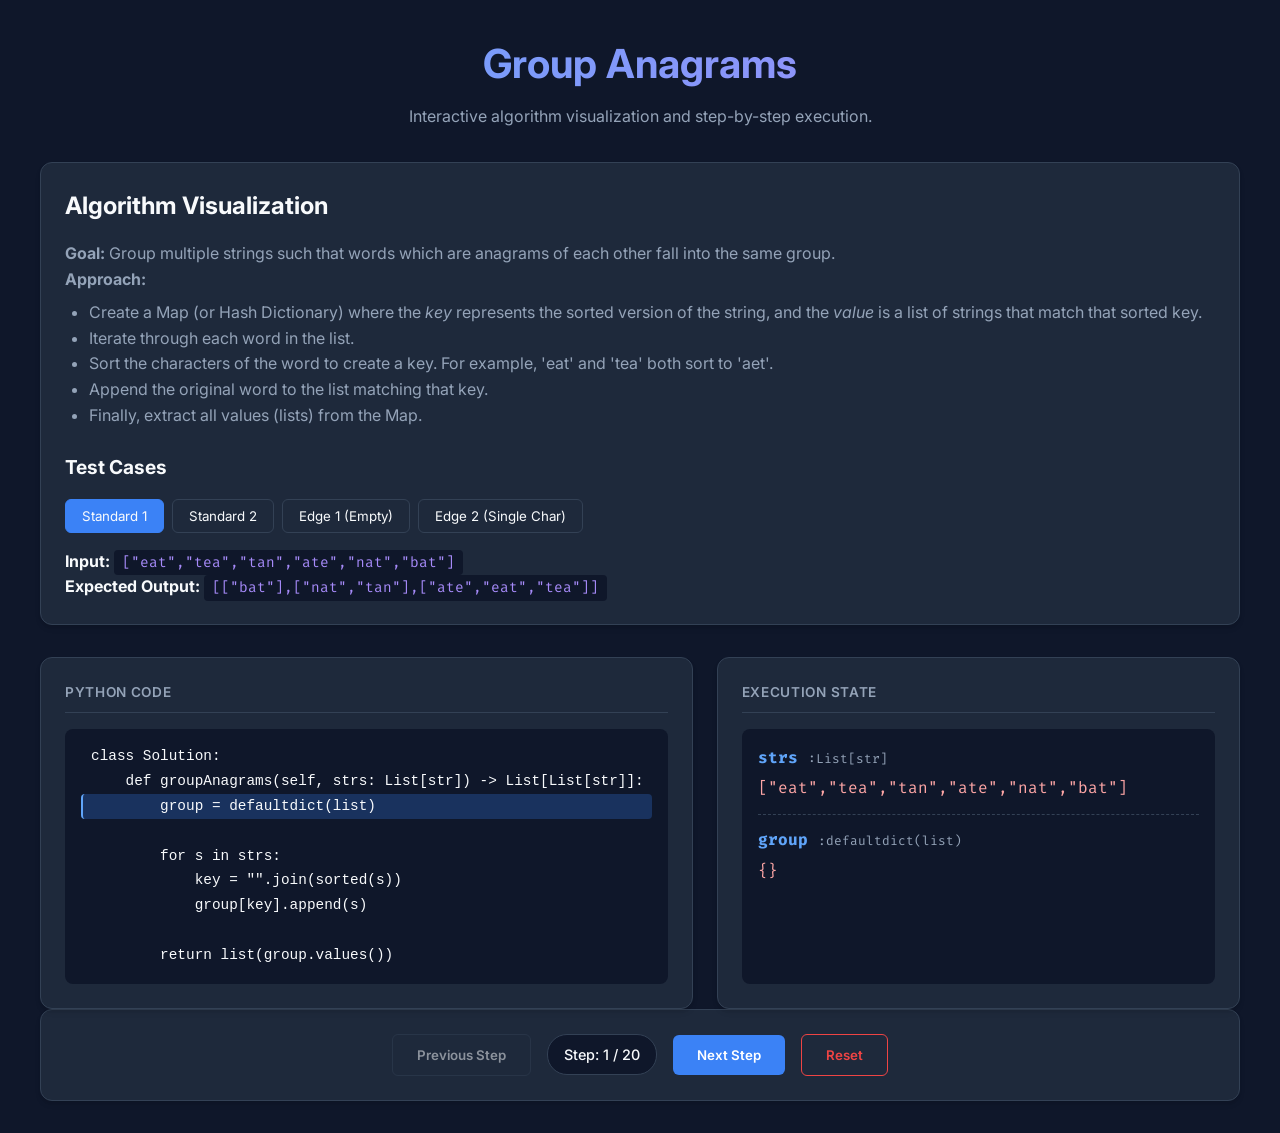
<file: Data Structures & Algorithms/anagram-groups/visualization/index.html>
<!DOCTYPE html>
<html lang="en">
<head>
    <meta charset="UTF-8">
    <meta name="viewport" content="width=device-width, initial-scale=1.0">
    <title>Group Anagrams Visualization</title>
    <link rel="stylesheet" href="styles.css">
    <link href="https://fonts.googleapis.com/css2?family=Inter:wght@400;500;600;700&family=Fira+Code:wght@400;500&display=swap" rel="stylesheet">
</head>
<body>
    <header>
        <h1>Group Anagrams</h1>
        <p>Interactive algorithm visualization and step-by-step execution.</p>
    </header>

    <main>
        <section class="card description-card">
            <h2>Algorithm Visualization</h2>
            <div class="english-desc">
                <p><strong>Goal:</strong> Group multiple strings such that words which are anagrams of each other fall into the same group.</p>
                <p><strong>Approach:</strong></p>
                <ul>
                    <li>Create a Map (or Hash Dictionary) where the <em>key</em> represents the sorted version of the string, and the <em>value</em> is a list of strings that match that sorted key.</li>
                    <li>Iterate through each word in the list.</li>
                    <li>Sort the characters of the word to create a key. For example, 'eat' and 'tea' both sort to 'aet'.</li>
                    <li>Append the original word to the list matching that key.</li>
                    <li>Finally, extract all values (lists) from the Map.</li>
                </ul>
            </div>
            
            <div class="test-cases">
                <h3>Test Cases</h3>
                <div class="cases-selector" id="case-selector">
                    <button class="case-btn active" data-case="0">Standard 1</button>
                    <button class="case-btn" data-case="1">Standard 2</button>
                    <button class="case-btn" data-case="2">Edge 1 (Empty)</button>
                    <button class="case-btn" data-case="3">Edge 2 (Single Char)</button>
                </div>
                <div class="case-info">
                    <p><strong>Input:</strong> <code id="case-input"></code></p>
                    <p><strong>Expected Output:</strong> <code id="case-output"></code></p>
                </div>
            </div>
        </section>

        <section class="visualizer-section">
            <div class="panels-container">
                <div class="card code-panel">
                    <div class="panel-header">Python Code</div>
                    <pre><code id="code-block" class="language-python">
class Solution:
    def groupAnagrams(self, strs: List[str]) -> List[List[str]]:
        group = defaultdict(list)

        for s in strs:
            key = "".join(sorted(s))
            group[key].append(s)

        return list(group.values())
                    </code></pre>
                </div>
                
                <div class="card state-panel">
                    <div class="panel-header">Execution State</div>
                    <div id="state-vars" class="state-vars">
                        <!-- Dynamic State Injected Here -->
                    </div>
                </div>
            </div>
            
            <div class="controls card">
                <button id="btn-prev" class="control-btn secondary" disabled>Previous Step</button>
                <span id="step-counter" class="step-counter">Step: 0 / 0</span>
                <button id="btn-next" class="control-btn primary">Next Step</button>
                <button id="btn-reset" class="control-btn danger">Reset</button>
            </div>
        </section>
    </main>

    <script src="script.js"></script>
</body>
</html>
</file>
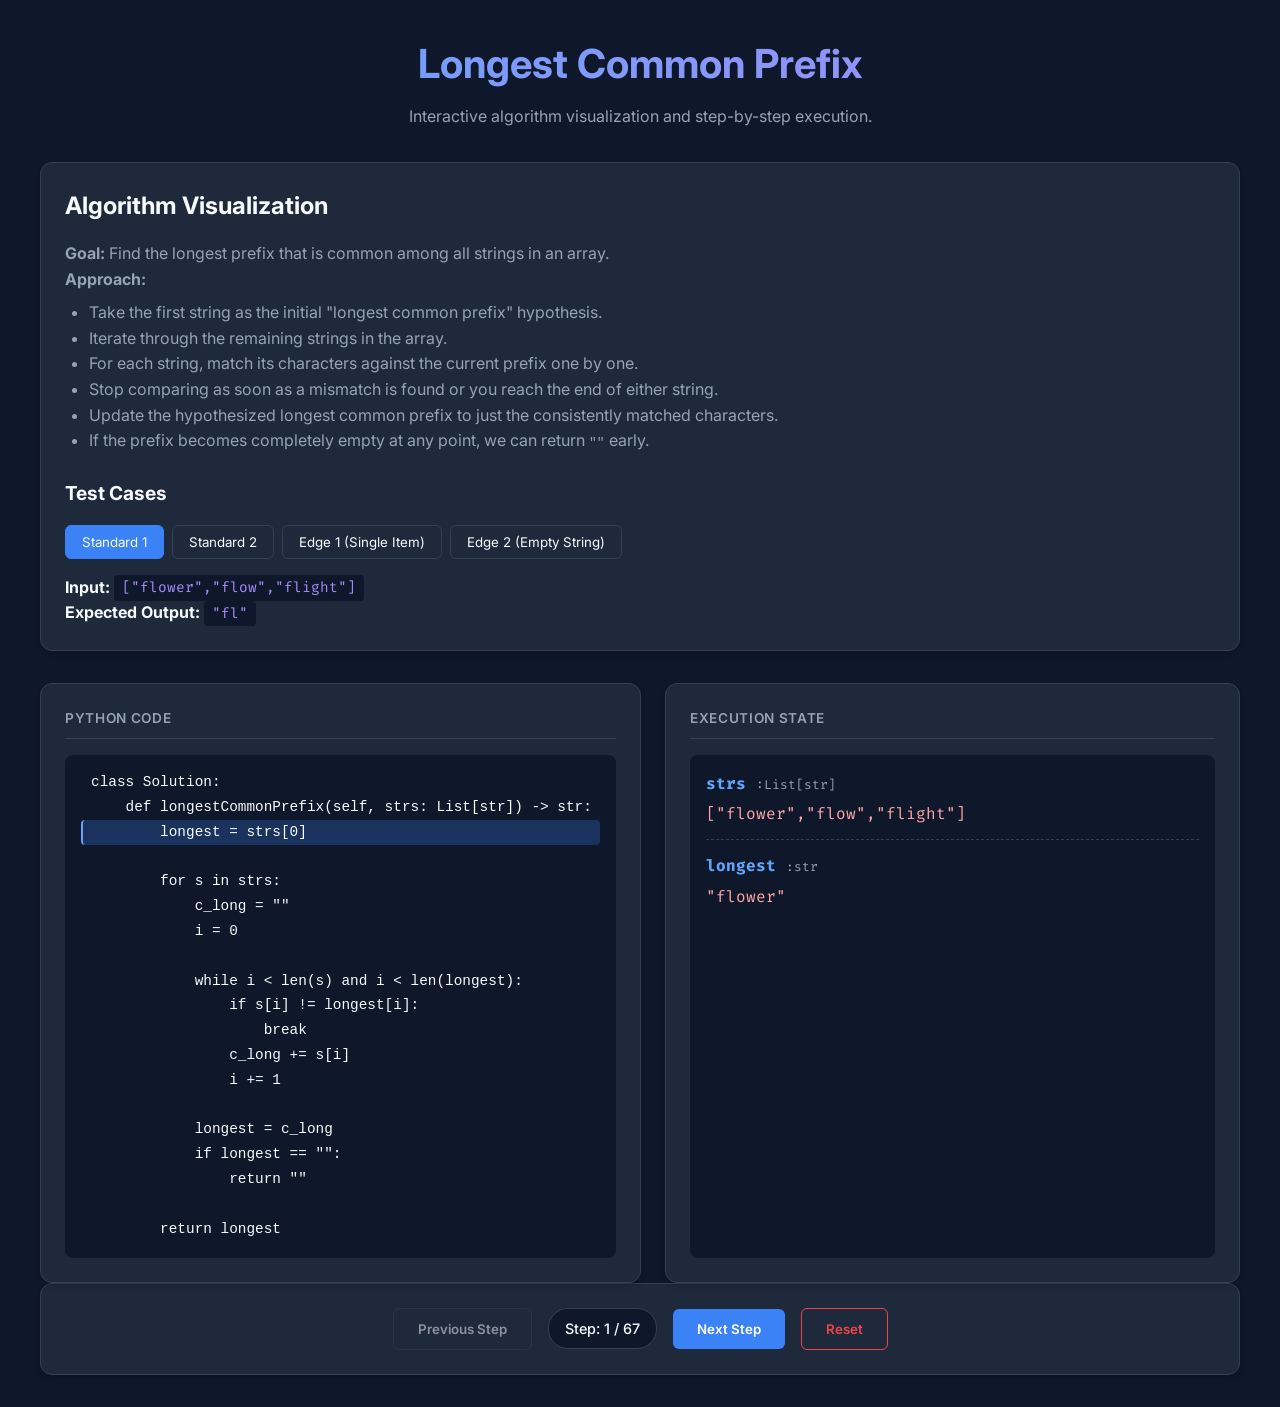
<file: Data Structures & Algorithms/longest-common-prefix/visualization/index.html>
<!DOCTYPE html>
<html lang="en">
<head>
    <meta charset="UTF-8">
    <meta name="viewport" content="width=device-width, initial-scale=1.0">
    <title>Longest Common Prefix Visualization</title>
    <link rel="stylesheet" href="styles.css">
    <link href="https://fonts.googleapis.com/css2?family=Inter:wght@400;500;600;700&family=Fira+Code:wght@400;500&display=swap" rel="stylesheet">
</head>
<body>
    <header>
        <h1>Longest Common Prefix</h1>
        <p>Interactive algorithm visualization and step-by-step execution.</p>
    </header>

    <main>
        <section class="card description-card">
            <h2>Algorithm Visualization</h2>
            <div class="english-desc">
                <p><strong>Goal:</strong> Find the longest prefix that is common among all strings in an array.</p>
                <p><strong>Approach:</strong></p>
                <ul>
                    <li>Take the first string as the initial "longest common prefix" hypothesis.</li>
                    <li>Iterate through the remaining strings in the array.</li>
                    <li>For each string, match its characters against the current prefix one by one.</li>
                    <li>Stop comparing as soon as a mismatch is found or you reach the end of either string.</li>
                    <li>Update the hypothesized longest common prefix to just the consistently matched characters.</li>
                    <li>If the prefix becomes completely empty at any point, we can return <code>""</code> early.</li>
                </ul>
            </div>
            
            <div class="test-cases">
                <h3>Test Cases</h3>
                <div class="cases-selector" id="case-selector">
                    <button class="case-btn active" data-case="0">Standard 1</button>
                    <button class="case-btn" data-case="1">Standard 2</button>
                    <button class="case-btn" data-case="2">Edge 1 (Single Item)</button>
                    <button class="case-btn" data-case="3">Edge 2 (Empty String)</button>
                </div>
                <div class="case-info">
                    <p><strong>Input:</strong> <code id="case-input"></code></p>
                    <p><strong>Expected Output:</strong> <code id="case-output"></code></p>
                </div>
            </div>
        </section>

        <section class="visualizer-section">
            <div class="panels-container">
                <div class="card code-panel">
                    <div class="panel-header">Python Code</div>
                    <pre><code id="code-block" class="language-python">
class Solution:
    def longestCommonPrefix(self, strs: List[str]) -> str:
        longest = strs[0]

        for s in strs:
            c_long = ""
            i = 0

            while i < len(s) and i < len(longest):
                if s[i] != longest[i]:
                    break
                c_long += s[i]
                i += 1
            
            longest = c_long
            if longest == "":
                return ""

        return longest</code></pre>
                </div>
                
                <div class="card state-panel">
                    <div class="panel-header">Execution State</div>
                    <div id="state-vars" class="state-vars">
                        <!-- Dynamic State Injected Here -->
                    </div>
                </div>
            </div>
            
            <div class="controls card">
                <button id="btn-prev" class="control-btn secondary" disabled>Previous Step</button>
                <span id="step-counter" class="step-counter">Step: 1 / X</span>
                <button id="btn-next" class="control-btn primary">Next Step</button>
                <button id="btn-reset" class="control-btn danger">Reset</button>
            </div>
        </section>
    </main>

    <script src="script.js"></script>
</body>
</html>
</file>
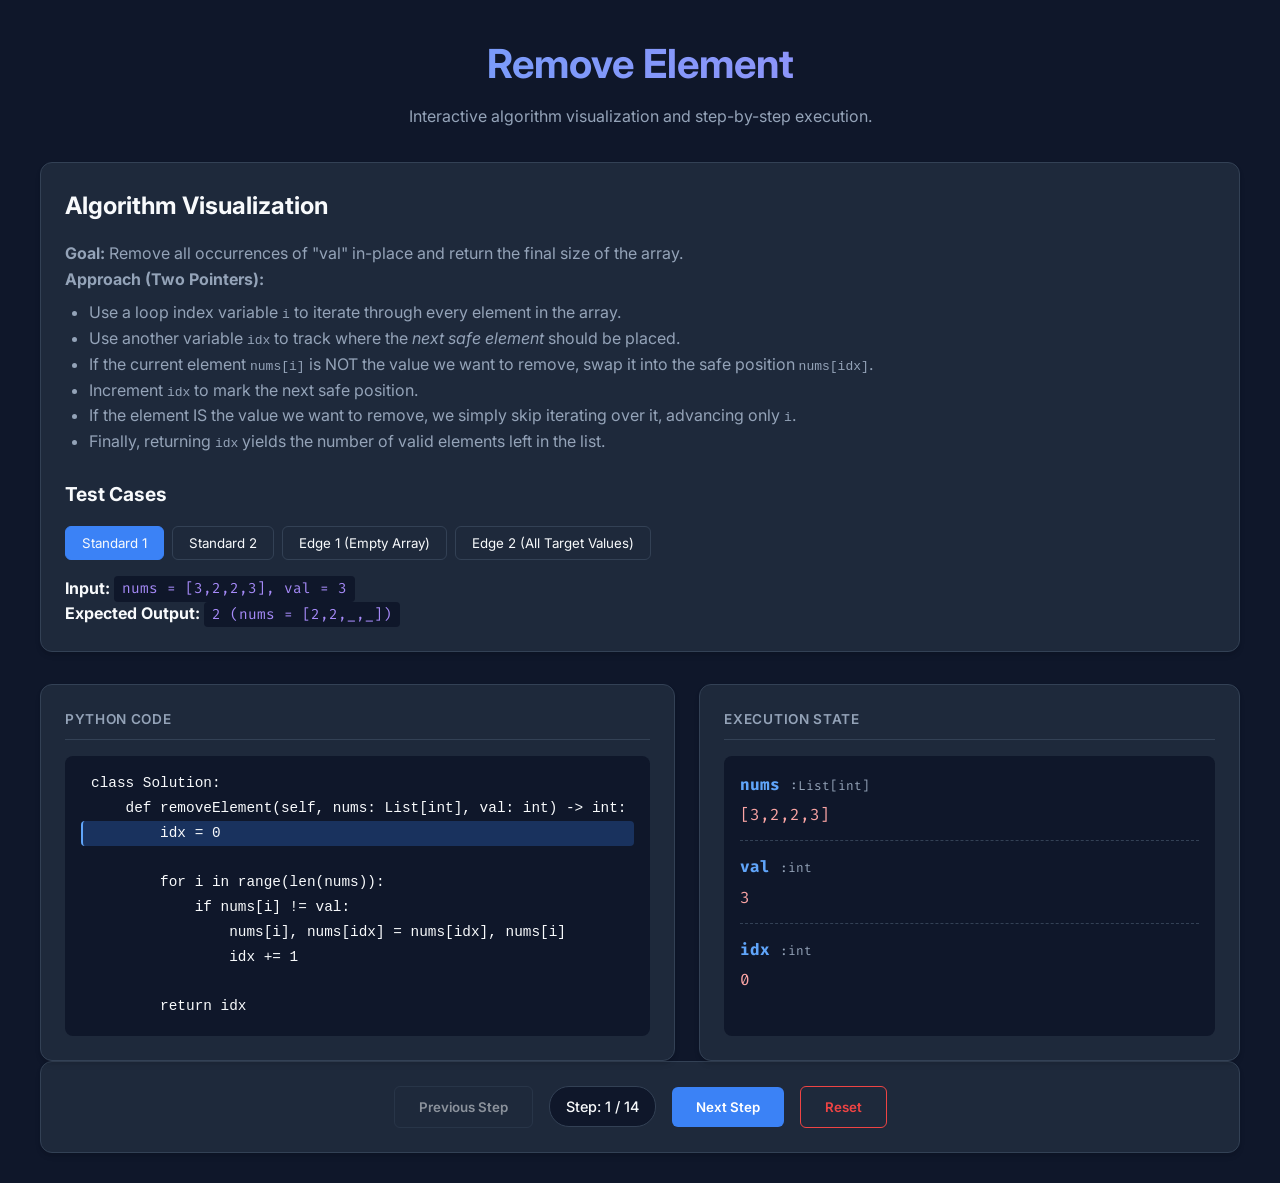
<file: Data Structures & Algorithms/remove-element/visualization/index.html>
<!DOCTYPE html>
<html lang="en">
<head>
    <meta charset="UTF-8">
    <meta name="viewport" content="width=device-width, initial-scale=1.0">
    <title>Remove Element Visualization</title>
    <link rel="stylesheet" href="styles.css">
    <link href="https://fonts.googleapis.com/css2?family=Inter:wght@400;500;600;700&family=Fira+Code:wght@400;500&display=swap" rel="stylesheet">
</head>
<body>
    <header>
        <h1>Remove Element</h1>
        <p>Interactive algorithm visualization and step-by-step execution.</p>
    </header>

    <main>
        <section class="card description-card">
            <h2>Algorithm Visualization</h2>
            <div class="english-desc">
                <p><strong>Goal:</strong> Remove all occurrences of "val" in-place and return the final size of the array.</p>
                <p><strong>Approach (Two Pointers):</strong></p>
                <ul>
                    <li>Use a loop index variable <code>i</code> to iterate through every element in the array.</li>
                    <li>Use another variable <code>idx</code> to track where the <em>next safe element</em> should be placed.</li>
                    <li>If the current element <code>nums[i]</code> is NOT the value we want to remove, swap it into the safe position <code>nums[idx]</code>.</li>
                    <li>Increment <code>idx</code> to mark the next safe position.</li>
                    <li>If the element IS the value we want to remove, we simply skip iterating over it, advancing only <code>i</code>.</li>
                    <li>Finally, returning <code>idx</code> yields the number of valid elements left in the list.</li>
                </ul>
            </div>
            
            <div class="test-cases">
                <h3>Test Cases</h3>
                <div class="cases-selector" id="case-selector">
                    <button class="case-btn active" data-case="0">Standard 1</button>
                    <button class="case-btn" data-case="1">Standard 2</button>
                    <button class="case-btn" data-case="2">Edge 1 (Empty Array)</button>
                    <button class="case-btn" data-case="3">Edge 2 (All Target Values)</button>
                </div>
                <div class="case-info">
                    <p><strong>Input:</strong> <code id="case-input"></code></p>
                    <p><strong>Expected Output:</strong> <code id="case-output"></code></p>
                </div>
            </div>
        </section>

        <section class="visualizer-section">
            <div class="panels-container">
                <div class="card code-panel">
                    <div class="panel-header">Python Code</div>
                    <pre><code id="code-block" class="language-python">
class Solution:
    def removeElement(self, nums: List[int], val: int) -> int:
        idx = 0

        for i in range(len(nums)):
            if nums[i] != val:
                nums[i], nums[idx] = nums[idx], nums[i]
                idx += 1

        return idx</code></pre>
                </div>
                
                <div class="card state-panel">
                    <div class="panel-header">Execution State</div>
                    <div id="state-vars" class="state-vars">
                        <!-- Dynamic State Injected Here -->
                    </div>
                </div>
            </div>
            
            <div class="controls card">
                <button id="btn-prev" class="control-btn secondary" disabled>Previous Step</button>
                <span id="step-counter" class="step-counter">Step: 1 / X</span>
                <button id="btn-next" class="control-btn primary">Next Step</button>
                <button id="btn-reset" class="control-btn danger">Reset</button>
            </div>
        </section>
    </main>

    <script src="script.js"></script>
</body>
</html>
</file>
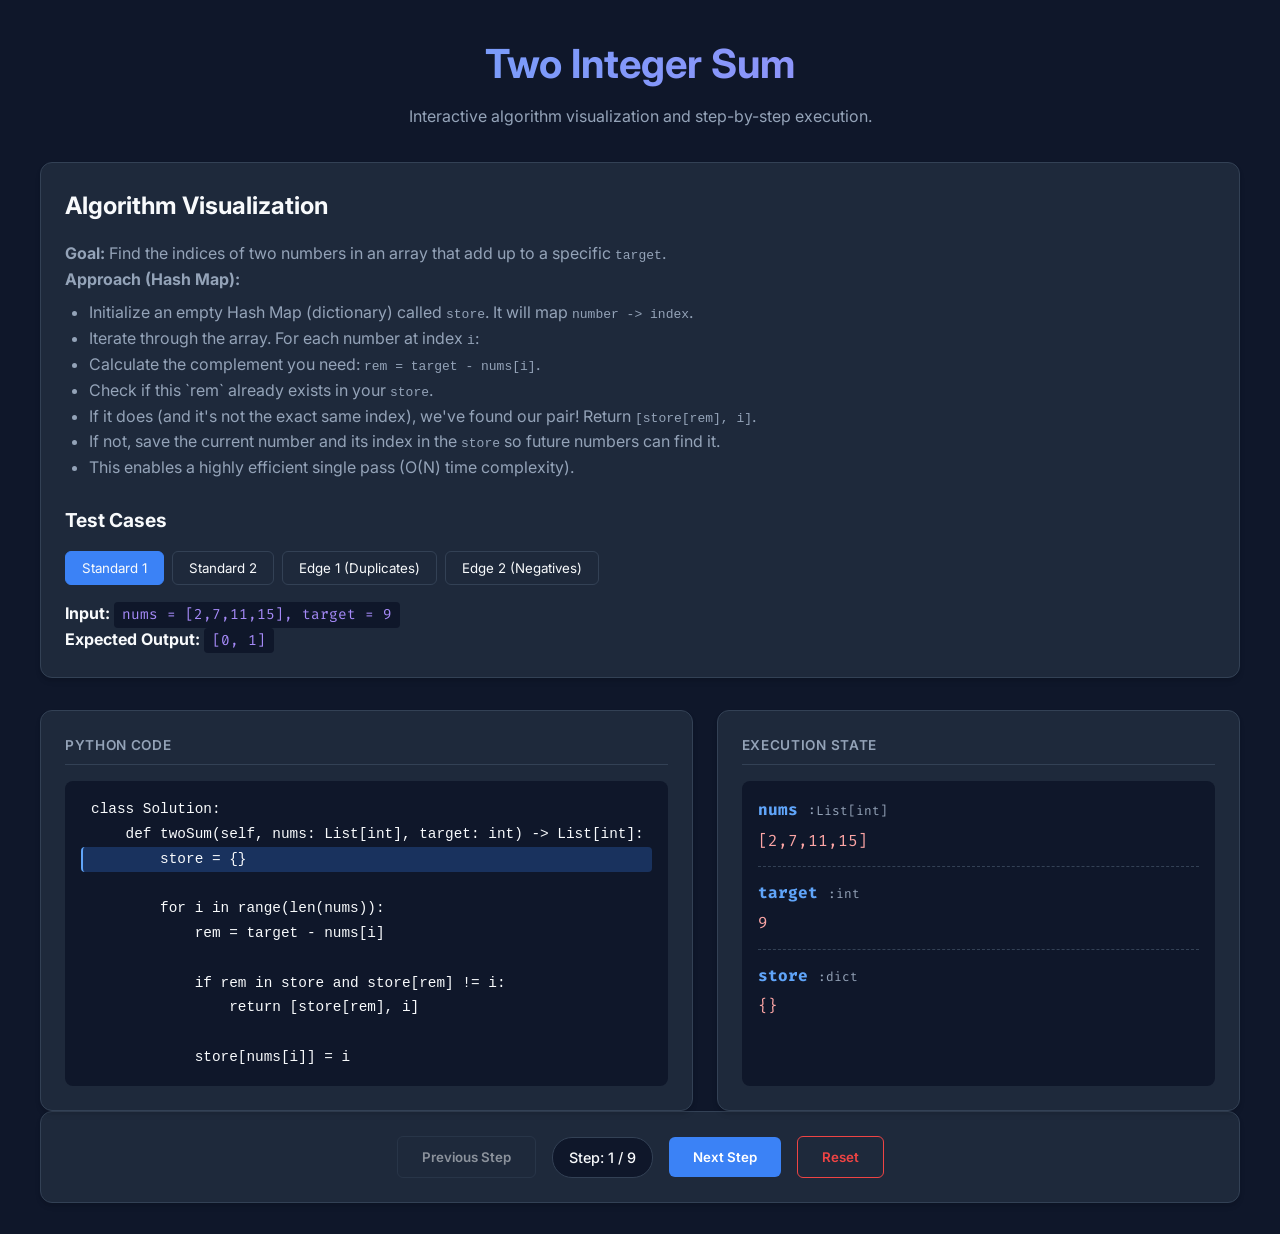
<file: Data Structures & Algorithms/two-integer-sum/visualization/index.html>
<!DOCTYPE html>
<html lang="en">
<head>
    <meta charset="UTF-8">
    <meta name="viewport" content="width=device-width, initial-scale=1.0">
    <title>Two Integer Sum Visualization</title>
    <link rel="stylesheet" href="styles.css">
    <link href="https://fonts.googleapis.com/css2?family=Inter:wght@400;500;600;700&family=Fira+Code:wght@400;500&display=swap" rel="stylesheet">
</head>
<body>
    <header>
        <h1>Two Integer Sum</h1>
        <p>Interactive algorithm visualization and step-by-step execution.</p>
    </header>

    <main>
        <section class="card description-card">
            <h2>Algorithm Visualization</h2>
            <div class="english-desc">
                <p><strong>Goal:</strong> Find the indices of two numbers in an array that add up to a specific <code>target</code>.</p>
                <p><strong>Approach (Hash Map):</strong></p>
                <ul>
                    <li>Initialize an empty Hash Map (dictionary) called <code>store</code>. It will map <code>number -> index</code>.</li>
                    <li>Iterate through the array. For each number at index <code>i</code>:</li>
                    <li>Calculate the complement you need: <code>rem = target - nums[i]</code>.</li>
                    <li>Check if this `rem` already exists in your <code>store</code>.</li>
                    <li>If it does (and it's not the exact same index), we've found our pair! Return <code>[store[rem], i]</code>.</li>
                    <li>If not, save the current number and its index in the <code>store</code> so future numbers can find it.</li>
                    <li>This enables a highly efficient single pass (O(N) time complexity).</li>
                </ul>
            </div>
            
            <div class="test-cases">
                <h3>Test Cases</h3>
                <div class="cases-selector" id="case-selector">
                    <button class="case-btn active" data-case="0">Standard 1</button>
                    <button class="case-btn" data-case="1">Standard 2</button>
                    <button class="case-btn" data-case="2">Edge 1 (Duplicates)</button>
                    <button class="case-btn" data-case="3">Edge 2 (Negatives)</button>
                </div>
                <div class="case-info">
                    <p><strong>Input:</strong> <code id="case-input"></code></p>
                    <p><strong>Expected Output:</strong> <code id="case-output"></code></p>
                </div>
            </div>
        </section>

        <section class="visualizer-section">
            <div class="panels-container">
                <div class="card code-panel">
                    <div class="panel-header">Python Code</div>
                    <pre><code id="code-block" class="language-python">
class Solution:
    def twoSum(self, nums: List[int], target: int) -> List[int]:
        store = {}

        for i in range(len(nums)):
            rem = target - nums[i]

            if rem in store and store[rem] != i:
                return [store[rem], i]

            store[nums[i]] = i</code></pre>
                </div>
                
                <div class="card state-panel">
                    <div class="panel-header">Execution State</div>
                    <div id="state-vars" class="state-vars">
                        <!-- Dynamic State Injected Here -->
                    </div>
                </div>
            </div>
            
            <div class="controls card">
                <button id="btn-prev" class="control-btn secondary" disabled>Previous Step</button>
                <span id="step-counter" class="step-counter">Step: 1 / X</span>
                <button id="btn-next" class="control-btn primary">Next Step</button>
                <button id="btn-reset" class="control-btn danger">Reset</button>
            </div>
        </section>
    </main>

    <script src="script.js"></script>
</body>
</html>
</file>
<file: Data Structures & Algorithms/anagram-groups/visualization/styles.css>
:root {
    --bg-color: #0f172a;
    --card-bg: #1e293b;
    --text-main: #f8fafc;
    --text-muted: #94a3b8;
    --primary: #3b82f6;
    --primary-hover: #2563eb;
    --danger: #ef4444;
    --danger-hover: #dc2828;
    --success: #10b981;
    --border-color: #334155;
    --highlight-bg: #3b82f640;
    --highlight-border: #60a5fa;
    --code-font: 'Fira Code', monospace;
    --ui-font: 'Inter', sans-serif;
}

* {
    box-sizing: border-box;
    margin: 0;
    padding: 0;
}

body {
    background-color: var(--bg-color);
    color: var(--text-main);
    font-family: var(--ui-font);
    line-height: 1.6;
    padding: 2rem;
}

header {
    text-align: center;
    margin-bottom: 2rem;
}

header h1 {
    font-size: 2.5rem;
    font-weight: 700;
    background: linear-gradient(to right, #60a5fa, #a78bfa);
    -webkit-background-clip: text;
    background-clip: text;
    color: transparent;
    margin-bottom: 0.5rem;
}

header p {
    color: var(--text-muted);
}

main {
    max-width: 1200px;
    margin: 0 auto;
    display: flex;
    flex-direction: column;
    gap: 2rem;
}

.card {
    background: var(--card-bg);
    border: 1px solid var(--border-color);
    border-radius: 12px;
    padding: 1.5rem;
    box-shadow: 0 4px 6px -1px rgba(0, 0, 0, 0.1), 0 2px 4px -1px rgba(0, 0, 0, 0.06);
}

.english-desc {
    margin-top: 1rem;
    margin-bottom: 1.5rem;
    color: var(--text-muted);
}

.english-desc ul {
    margin-left: 1.5rem;
    margin-top: 0.5rem;
}

.test-cases h3 {
    margin-bottom: 1rem;
    font-size: 1.2rem;
}

.cases-selector {
    display: flex;
    gap: 0.5rem;
    margin-bottom: 1rem;
    flex-wrap: wrap;
}

.case-btn {
    background: transparent;
    border: 1px solid var(--border-color);
    color: var(--text-main);
    padding: 0.5rem 1rem;
    border-radius: 6px;
    cursor: pointer;
    font-family: inherit;
    transition: all 0.2s;
}

.case-btn:hover {
    background: rgba(255, 255, 255, 0.05);
}

.case-btn.active {
    background: var(--primary);
    border-color: var(--primary);
}

.case-info code {
    background: #0f172a;
    padding: 0.2rem 0.5rem;
    border-radius: 4px;
    font-family: var(--code-font);
    font-size: 0.9em;
    color: #a78bfa;
}

.panels-container {
    display: flex;
    gap: 1.5rem;
    align-items: stretch;
}

@media (max-width: 800px) {
    .panels-container {
        flex-direction: column;
    }
}

.code-panel, .state-panel {
    flex: 1;
    display: flex;
    flex-direction: column;
}

.panel-header {
    font-weight: 600;
    margin-bottom: 1rem;
    padding-bottom: 0.5rem;
    border-bottom: 1px solid var(--border-color);
    color: #94a3b8;
    text-transform: uppercase;
    font-size: 0.85rem;
    letter-spacing: 0.05em;
}

pre {
    background: #0f172a;
    padding: 1rem;
    border-radius: 8px;
    overflow-x: auto;
    font-family: var(--code-font);
    font-size: 0.9rem;
    line-height: 1.5;
    position: relative;
}

.code-line {
    display: block;
    padding: 0.1rem 0.5rem;
    border-radius: 4px;
    border-left: 2px solid transparent;
    transition: background 0.2s, border-left-color 0.2s;
}

.code-line.active {
    background: var(--highlight-bg);
    border-left-color: var(--highlight-border);
}

.state-vars {
    font-family: var(--code-font);
    background: #0f172a;
    padding: 1rem;
    border-radius: 8px;
    flex-grow: 1;
    overflow-y: auto;
    min-height: 200px;
}

.var-item {
    margin-bottom: 0.8rem;
    padding-bottom: 0.8rem;
    border-bottom: 1px dashed var(--border-color);
}

.var-item:last-child {
    border-bottom: none;
    margin-bottom: 0;
    padding-bottom: 0;
}

.var-name {
    color: #60a5fa;
    font-weight: bold;
}

.var-type {
    color: var(--text-muted);
    font-size: 0.8rem;
}

.var-val {
    margin-top: 0.3rem;
    color: #fca5a5;
    word-break: break-all;
}

.controls {
    display: flex;
    justify-content: center;
    align-items: center;
    gap: 1rem;
    margin-top: 0 !important; /* Overriding gap from main */
}

.control-btn {
    padding: 0.75rem 1.5rem;
    border: none;
    border-radius: 6px;
    font-weight: 600;
    cursor: pointer;
    font-family: inherit;
    transition: background 0.2s, transform 0.1s;
}

.control-btn:active:not(:disabled) {
    transform: scale(0.98);
}

.control-btn:disabled {
    opacity: 0.5;
    cursor: not-allowed;
}

.control-btn.primary {
    background: var(--primary);
    color: white;
}

.control-btn.primary:hover:not(:disabled) {
    background: var(--primary-hover);
}

.control-btn.secondary {
    background: transparent;
    border: 1px solid var(--border-color);
    color: var(--text-main);
}

.control-btn.secondary:hover:not(:disabled) {
    background: rgba(255, 255, 255, 0.05);
}

.control-btn.danger {
    background: transparent;
    color: var(--danger);
    border: 1px solid var(--danger);
}

.control-btn.danger:hover:not(:disabled) {
    background: var(--danger);
    color: white;
}

.step-counter {
    background: #0f172a;
    padding: 0.5rem 1rem;
    border-radius: 20px;
    font-size: 0.9rem;
    font-weight: 500;
    border: 1px solid var(--border-color);
}
</file>
<file: Data Structures & Algorithms/longest-common-prefix/visualization/styles.css>
:root {
    --bg-color: #0f172a;
    --card-bg: #1e293b;
    --text-main: #f8fafc;
    --text-muted: #94a3b8;
    --primary: #3b82f6;
    --primary-hover: #2563eb;
    --danger: #ef4444;
    --danger-hover: #dc2828;
    --success: #10b981;
    --border-color: #334155;
    --highlight-bg: #3b82f640;
    --highlight-border: #60a5fa;
    --code-font: 'Fira Code', monospace;
    --ui-font: 'Inter', sans-serif;
}

* {
    box-sizing: border-box;
    margin: 0;
    padding: 0;
}

body {
    background-color: var(--bg-color);
    color: var(--text-main);
    font-family: var(--ui-font);
    line-height: 1.6;
    padding: 2rem;
}

header {
    text-align: center;
    margin-bottom: 2rem;
}

header h1 {
    font-size: 2.5rem;
    font-weight: 700;
    background: linear-gradient(to right, #60a5fa, #a78bfa);
    -webkit-background-clip: text;
    background-clip: text;
    color: transparent;
    margin-bottom: 0.5rem;
}

header p {
    color: var(--text-muted);
}

main {
    max-width: 1200px;
    margin: 0 auto;
    display: flex;
    flex-direction: column;
    gap: 2rem;
}

.card {
    background: var(--card-bg);
    border: 1px solid var(--border-color);
    border-radius: 12px;
    padding: 1.5rem;
    box-shadow: 0 4px 6px -1px rgba(0, 0, 0, 0.1), 0 2px 4px -1px rgba(0, 0, 0, 0.06);
}

.english-desc {
    margin-top: 1rem;
    margin-bottom: 1.5rem;
    color: var(--text-muted);
}

.english-desc ul {
    margin-left: 1.5rem;
    margin-top: 0.5rem;
}

.test-cases h3 {
    margin-bottom: 1rem;
    font-size: 1.2rem;
}

.cases-selector {
    display: flex;
    gap: 0.5rem;
    margin-bottom: 1rem;
    flex-wrap: wrap;
}

.case-btn {
    background: transparent;
    border: 1px solid var(--border-color);
    color: var(--text-main);
    padding: 0.5rem 1rem;
    border-radius: 6px;
    cursor: pointer;
    font-family: inherit;
    transition: all 0.2s;
}

.case-btn:hover {
    background: rgba(255, 255, 255, 0.05);
}

.case-btn.active {
    background: var(--primary);
    border-color: var(--primary);
}

.case-info code {
    background: #0f172a;
    padding: 0.2rem 0.5rem;
    border-radius: 4px;
    font-family: var(--code-font);
    font-size: 0.9em;
    color: #a78bfa;
}

.panels-container {
    display: flex;
    gap: 1.5rem;
    align-items: stretch;
}

@media (max-width: 800px) {
    .panels-container {
        flex-direction: column;
    }
}

.code-panel, .state-panel {
    flex: 1;
    display: flex;
    flex-direction: column;
}

.panel-header {
    font-weight: 600;
    margin-bottom: 1rem;
    padding-bottom: 0.5rem;
    border-bottom: 1px solid var(--border-color);
    color: #94a3b8;
    text-transform: uppercase;
    font-size: 0.85rem;
    letter-spacing: 0.05em;
}

pre {
    background: #0f172a;
    padding: 1rem;
    border-radius: 8px;
    overflow-x: auto;
    font-family: var(--code-font);
    font-size: 0.9rem;
    line-height: 1.5;
    position: relative;
}

.code-line {
    display: block;
    padding: 0.1rem 0.5rem;
    border-radius: 4px;
    border-left: 2px solid transparent;
    transition: background 0.2s, border-left-color 0.2s;
}

.code-line.active {
    background: var(--highlight-bg);
    border-left-color: var(--highlight-border);
}

.state-vars {
    font-family: var(--code-font);
    background: #0f172a;
    padding: 1rem;
    border-radius: 8px;
    flex-grow: 1;
    overflow-y: auto;
    min-height: 200px;
}

.var-item {
    margin-bottom: 0.8rem;
    padding-bottom: 0.8rem;
    border-bottom: 1px dashed var(--border-color);
}

.var-item:last-child {
    border-bottom: none;
    margin-bottom: 0;
    padding-bottom: 0;
}

.var-name {
    color: #60a5fa;
    font-weight: bold;
}

.var-type {
    color: var(--text-muted);
    font-size: 0.8rem;
}

.var-val {
    margin-top: 0.3rem;
    color: #fca5a5;
    word-break: break-all;
}

.controls {
    display: flex;
    justify-content: center;
    align-items: center;
    gap: 1rem;
    margin-top: 0 !important;
}

.control-btn {
    padding: 0.75rem 1.5rem;
    border: none;
    border-radius: 6px;
    font-weight: 600;
    cursor: pointer;
    font-family: inherit;
    transition: background 0.2s, transform 0.1s;
}

.control-btn:active:not(:disabled) {
    transform: scale(0.98);
}

.control-btn:disabled {
    opacity: 0.5;
    cursor: not-allowed;
}

.control-btn.primary {
    background: var(--primary);
    color: white;
}

.control-btn.primary:hover:not(:disabled) {
    background: var(--primary-hover);
}

.control-btn.secondary {
    background: transparent;
    border: 1px solid var(--border-color);
    color: var(--text-main);
}

.control-btn.secondary:hover:not(:disabled) {
    background: rgba(255, 255, 255, 0.05);
}

.control-btn.danger {
    background: transparent;
    color: var(--danger);
    border: 1px solid var(--danger);
}

.control-btn.danger:hover:not(:disabled) {
    background: var(--danger);
    color: white;
}

.step-counter {
    background: #0f172a;
    padding: 0.5rem 1rem;
    border-radius: 20px;
    font-size: 0.9rem;
    font-weight: 500;
    border: 1px solid var(--border-color);
}
</file>
<file: Data Structures & Algorithms/remove-element/visualization/styles.css>
:root {
    --bg-color: #0f172a;
    --card-bg: #1e293b;
    --text-main: #f8fafc;
    --text-muted: #94a3b8;
    --primary: #3b82f6;
    --primary-hover: #2563eb;
    --danger: #ef4444;
    --danger-hover: #dc2828;
    --success: #10b981;
    --border-color: #334155;
    --highlight-bg: #3b82f640;
    --highlight-border: #60a5fa;
    --code-font: 'Fira Code', monospace;
    --ui-font: 'Inter', sans-serif;
}

* {
    box-sizing: border-box;
    margin: 0;
    padding: 0;
}

body {
    background-color: var(--bg-color);
    color: var(--text-main);
    font-family: var(--ui-font);
    line-height: 1.6;
    padding: 2rem;
}

header {
    text-align: center;
    margin-bottom: 2rem;
}

header h1 {
    font-size: 2.5rem;
    font-weight: 700;
    background: linear-gradient(to right, #60a5fa, #a78bfa);
    -webkit-background-clip: text;
    background-clip: text;
    color: transparent;
    margin-bottom: 0.5rem;
}

header p {
    color: var(--text-muted);
}

main {
    max-width: 1200px;
    margin: 0 auto;
    display: flex;
    flex-direction: column;
    gap: 2rem;
}

.card {
    background: var(--card-bg);
    border: 1px solid var(--border-color);
    border-radius: 12px;
    padding: 1.5rem;
    box-shadow: 0 4px 6px -1px rgba(0, 0, 0, 0.1), 0 2px 4px -1px rgba(0, 0, 0, 0.06);
}

.english-desc {
    margin-top: 1rem;
    margin-bottom: 1.5rem;
    color: var(--text-muted);
}

.english-desc ul {
    margin-left: 1.5rem;
    margin-top: 0.5rem;
}

.test-cases h3 {
    margin-bottom: 1rem;
    font-size: 1.2rem;
}

.cases-selector {
    display: flex;
    gap: 0.5rem;
    margin-bottom: 1rem;
    flex-wrap: wrap;
}

.case-btn {
    background: transparent;
    border: 1px solid var(--border-color);
    color: var(--text-main);
    padding: 0.5rem 1rem;
    border-radius: 6px;
    cursor: pointer;
    font-family: inherit;
    transition: all 0.2s;
}

.case-btn:hover {
    background: rgba(255, 255, 255, 0.05);
}

.case-btn.active {
    background: var(--primary);
    border-color: var(--primary);
}

.case-info code {
    background: #0f172a;
    padding: 0.2rem 0.5rem;
    border-radius: 4px;
    font-family: var(--code-font);
    font-size: 0.9em;
    color: #a78bfa;
}

.panels-container {
    display: flex;
    gap: 1.5rem;
    align-items: stretch;
}

@media (max-width: 800px) {
    .panels-container {
        flex-direction: column;
    }
}

.code-panel, .state-panel {
    flex: 1;
    display: flex;
    flex-direction: column;
}

.panel-header {
    font-weight: 600;
    margin-bottom: 1rem;
    padding-bottom: 0.5rem;
    border-bottom: 1px solid var(--border-color);
    color: #94a3b8;
    text-transform: uppercase;
    font-size: 0.85rem;
    letter-spacing: 0.05em;
}

pre {
    background: #0f172a;
    padding: 1rem;
    border-radius: 8px;
    overflow-x: auto;
    font-family: var(--code-font);
    font-size: 0.9rem;
    line-height: 1.5;
    position: relative;
}

.code-line {
    display: block;
    padding: 0.1rem 0.5rem;
    border-radius: 4px;
    border-left: 2px solid transparent;
    transition: background 0.2s, border-left-color 0.2s;
}

.code-line.active {
    background: var(--highlight-bg);
    border-left-color: var(--highlight-border);
}

.state-vars {
    font-family: var(--code-font);
    background: #0f172a;
    padding: 1rem;
    border-radius: 8px;
    flex-grow: 1;
    overflow-y: auto;
    min-height: 200px;
}

.var-item {
    margin-bottom: 0.8rem;
    padding-bottom: 0.8rem;
    border-bottom: 1px dashed var(--border-color);
}

.var-item:last-child {
    border-bottom: none;
    margin-bottom: 0;
    padding-bottom: 0;
}

.var-name {
    color: #60a5fa;
    font-weight: bold;
}

.var-type {
    color: var(--text-muted);
    font-size: 0.8rem;
}

.var-val {
    margin-top: 0.3rem;
    color: #fca5a5;
    word-break: break-all;
}

.controls {
    display: flex;
    justify-content: center;
    align-items: center;
    gap: 1rem;
    margin-top: 0 !important;
}

.control-btn {
    padding: 0.75rem 1.5rem;
    border: none;
    border-radius: 6px;
    font-weight: 600;
    cursor: pointer;
    font-family: inherit;
    transition: background 0.2s, transform 0.1s;
}

.control-btn:active:not(:disabled) {
    transform: scale(0.98);
}

.control-btn:disabled {
    opacity: 0.5;
    cursor: not-allowed;
}

.control-btn.primary {
    background: var(--primary);
    color: white;
}

.control-btn.primary:hover:not(:disabled) {
    background: var(--primary-hover);
}

.control-btn.secondary {
    background: transparent;
    border: 1px solid var(--border-color);
    color: var(--text-main);
}

.control-btn.secondary:hover:not(:disabled) {
    background: rgba(255, 255, 255, 0.05);
}

.control-btn.danger {
    background: transparent;
    color: var(--danger);
    border: 1px solid var(--danger);
}

.control-btn.danger:hover:not(:disabled) {
    background: var(--danger);
    color: white;
}

.step-counter {
    background: #0f172a;
    padding: 0.5rem 1rem;
    border-radius: 20px;
    font-size: 0.9rem;
    font-weight: 500;
    border: 1px solid var(--border-color);
}
</file>
<file: Data Structures & Algorithms/two-integer-sum/visualization/styles.css>
:root {
    --bg-color: #0f172a;
    --card-bg: #1e293b;
    --text-main: #f8fafc;
    --text-muted: #94a3b8;
    --primary: #3b82f6;
    --primary-hover: #2563eb;
    --danger: #ef4444;
    --danger-hover: #dc2828;
    --success: #10b981;
    --border-color: #334155;
    --highlight-bg: #3b82f640;
    --highlight-border: #60a5fa;
    --code-font: 'Fira Code', monospace;
    --ui-font: 'Inter', sans-serif;
}

* {
    box-sizing: border-box;
    margin: 0;
    padding: 0;
}

body {
    background-color: var(--bg-color);
    color: var(--text-main);
    font-family: var(--ui-font);
    line-height: 1.6;
    padding: 2rem;
}

header {
    text-align: center;
    margin-bottom: 2rem;
}

header h1 {
    font-size: 2.5rem;
    font-weight: 700;
    background: linear-gradient(to right, #60a5fa, #a78bfa);
    -webkit-background-clip: text;
    background-clip: text;
    color: transparent;
    margin-bottom: 0.5rem;
}

header p {
    color: var(--text-muted);
}

main {
    max-width: 1200px;
    margin: 0 auto;
    display: flex;
    flex-direction: column;
    gap: 2rem;
}

.card {
    background: var(--card-bg);
    border: 1px solid var(--border-color);
    border-radius: 12px;
    padding: 1.5rem;
    box-shadow: 0 4px 6px -1px rgba(0, 0, 0, 0.1), 0 2px 4px -1px rgba(0, 0, 0, 0.06);
}

.english-desc {
    margin-top: 1rem;
    margin-bottom: 1.5rem;
    color: var(--text-muted);
}

.english-desc ul {
    margin-left: 1.5rem;
    margin-top: 0.5rem;
}

.test-cases h3 {
    margin-bottom: 1rem;
    font-size: 1.2rem;
}

.cases-selector {
    display: flex;
    gap: 0.5rem;
    margin-bottom: 1rem;
    flex-wrap: wrap;
}

.case-btn {
    background: transparent;
    border: 1px solid var(--border-color);
    color: var(--text-main);
    padding: 0.5rem 1rem;
    border-radius: 6px;
    cursor: pointer;
    font-family: inherit;
    transition: all 0.2s;
}

.case-btn:hover {
    background: rgba(255, 255, 255, 0.05);
}

.case-btn.active {
    background: var(--primary);
    border-color: var(--primary);
}

.case-info code {
    background: #0f172a;
    padding: 0.2rem 0.5rem;
    border-radius: 4px;
    font-family: var(--code-font);
    font-size: 0.9em;
    color: #a78bfa;
}

.panels-container {
    display: flex;
    gap: 1.5rem;
    align-items: stretch;
}

@media (max-width: 800px) {
    .panels-container {
        flex-direction: column;
    }
}

.code-panel, .state-panel {
    flex: 1;
    display: flex;
    flex-direction: column;
}

.panel-header {
    font-weight: 600;
    margin-bottom: 1rem;
    padding-bottom: 0.5rem;
    border-bottom: 1px solid var(--border-color);
    color: #94a3b8;
    text-transform: uppercase;
    font-size: 0.85rem;
    letter-spacing: 0.05em;
}

pre {
    background: #0f172a;
    padding: 1rem;
    border-radius: 8px;
    overflow-x: auto;
    font-family: var(--code-font);
    font-size: 0.9rem;
    line-height: 1.5;
    position: relative;
}

.code-line {
    display: block;
    padding: 0.1rem 0.5rem;
    border-radius: 4px;
    border-left: 2px solid transparent;
    transition: background 0.2s, border-left-color 0.2s;
}

.code-line.active {
    background: var(--highlight-bg);
    border-left-color: var(--highlight-border);
}

.state-vars {
    font-family: var(--code-font);
    background: #0f172a;
    padding: 1rem;
    border-radius: 8px;
    flex-grow: 1;
    overflow-y: auto;
    min-height: 200px;
}

.var-item {
    margin-bottom: 0.8rem;
    padding-bottom: 0.8rem;
    border-bottom: 1px dashed var(--border-color);
}

.var-item:last-child {
    border-bottom: none;
    margin-bottom: 0;
    padding-bottom: 0;
}

.var-name {
    color: #60a5fa;
    font-weight: bold;
}

.var-type {
    color: var(--text-muted);
    font-size: 0.8rem;
}

.var-val {
    margin-top: 0.3rem;
    color: #fca5a5;
    word-break: break-all;
}

.controls {
    display: flex;
    justify-content: center;
    align-items: center;
    gap: 1rem;
    margin-top: 0 !important;
}

.control-btn {
    padding: 0.75rem 1.5rem;
    border: none;
    border-radius: 6px;
    font-weight: 600;
    cursor: pointer;
    font-family: inherit;
    transition: background 0.2s, transform 0.1s;
}

.control-btn:active:not(:disabled) {
    transform: scale(0.98);
}

.control-btn:disabled {
    opacity: 0.5;
    cursor: not-allowed;
}

.control-btn.primary {
    background: var(--primary);
    color: white;
}

.control-btn.primary:hover:not(:disabled) {
    background: var(--primary-hover);
}

.control-btn.secondary {
    background: transparent;
    border: 1px solid var(--border-color);
    color: var(--text-main);
}

.control-btn.secondary:hover:not(:disabled) {
    background: rgba(255, 255, 255, 0.05);
}

.control-btn.danger {
    background: transparent;
    color: var(--danger);
    border: 1px solid var(--danger);
}

.control-btn.danger:hover:not(:disabled) {
    background: var(--danger);
    color: white;
}

.step-counter {
    background: #0f172a;
    padding: 0.5rem 1rem;
    border-radius: 20px;
    font-size: 0.9rem;
    font-weight: 500;
    border: 1px solid var(--border-color);
}
</file>
